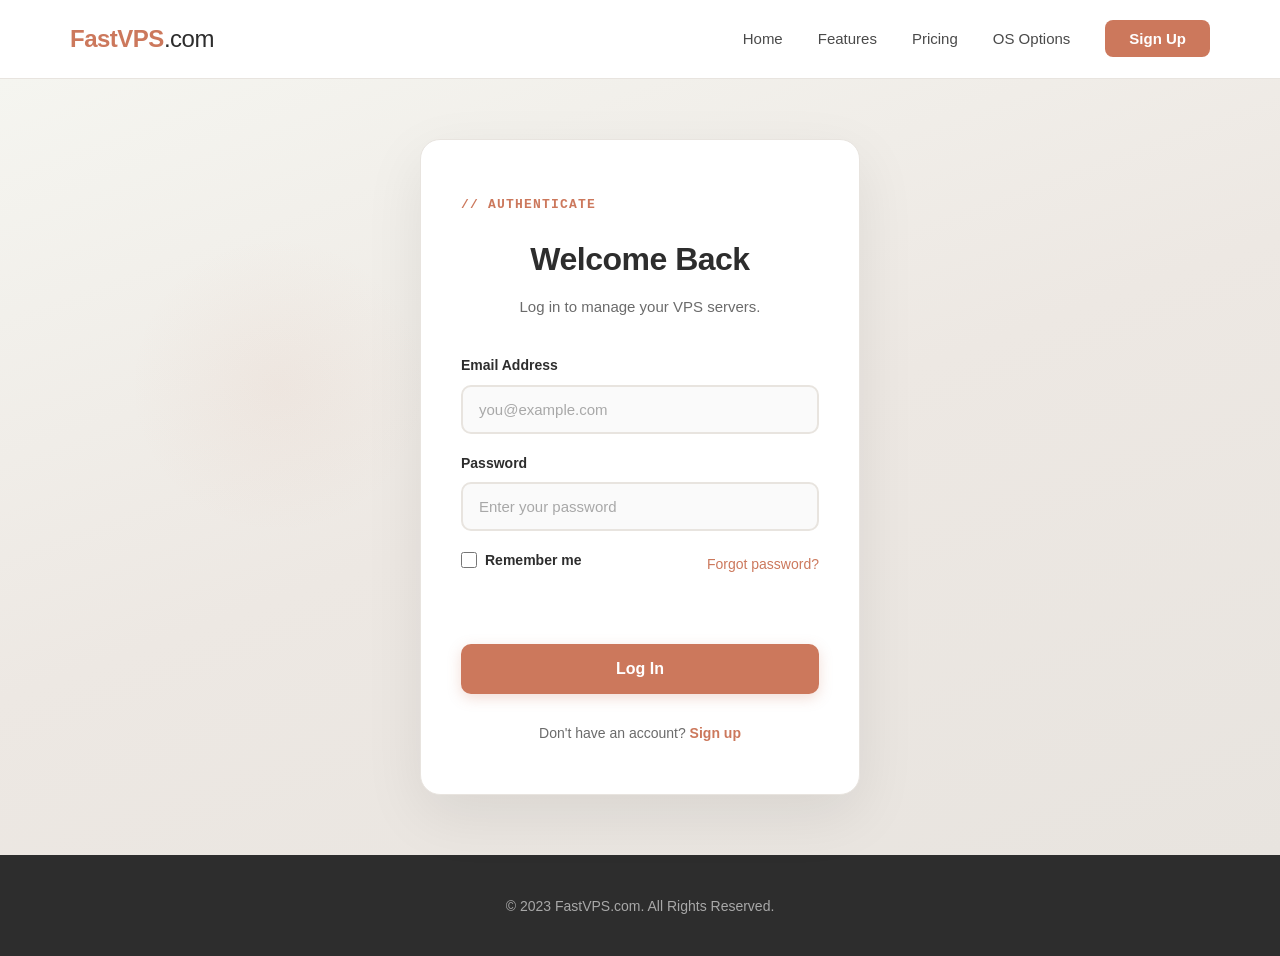
<file: login.html>
<!DOCTYPE html>
<html lang="en">
<head>
    <meta charset="UTF-8">
    <meta name="viewport" content="width=device-width, initial-scale=1.0">
    <title>Log In | FastVPS.com</title>
    <meta name="robots" content="noindex, follow">
    <link rel="stylesheet" href="style.css?v=14">
    <link rel="stylesheet" href="auth.css?v=3">
</head>
<body>

    <header>
        <nav>
            <div class="logo">FastVPS<span>.com</span></div>
            <ul class="nav-links" id="navLinks">
                <li><a href="index.html">Home</a></li>
                <li><a href="index.html#features">Features</a></li>
                <li><a href="pricing.html">Pricing</a></li>
                <li><a href="index.html#os">OS Options</a></li>
                <li><a href="signup.html" class="btn">Sign Up</a></li>
            </ul>
            <button class="nav-toggle" id="navToggle" aria-label="Toggle menu">
                <span></span><span></span><span></span>
            </button>
        </nav>
        <div class="nav-overlay" id="navOverlay"></div>
    </header>
    <script>
        (function() {
            var toggle = document.getElementById('navToggle');
            var links = document.getElementById('navLinks');
            var overlay = document.getElementById('navOverlay');
            function closeMenu() {
                links.classList.remove('open');
                overlay.classList.remove('show');
                toggle.classList.remove('active');
            }
            toggle.addEventListener('click', function() {
                links.classList.toggle('open');
                overlay.classList.toggle('show');
                toggle.classList.toggle('active');
            });
            overlay.addEventListener('click', closeMenu);
            links.querySelectorAll('a').forEach(function(a) {
                a.addEventListener('click', closeMenu);
            });
        })();
    </script>

    <section class="auth-section">
        <div class="auth-card">
            <span class="eyebrow">// authenticate</span>
            <h2>Welcome Back</h2>
            <p class="auth-subtitle">Log in to manage your VPS servers.</p>

            <form id="loginForm" class="auth-form">
                <label for="email">Email Address</label>
                <input type="email" id="email" name="email" placeholder="you@example.com" required>

                <label for="password">Password</label>
                <input type="password" id="password" name="password" placeholder="Enter your password" required>

                <div class="form-row">
                    <label class="checkbox-label">
                        <input type="checkbox" name="remember"> Remember me
                    </label>
                    <a href="#" class="forgot-link">Forgot password?</a>
                </div>

                <div id="formMessage" class="form-message"></div>

                <button type="submit" class="btn-primary auth-btn">Log In</button>
            </form>

            <p class="auth-switch">Don't have an account? <a href="signup.html">Sign up</a></p>
        </div>
    </section>

    <footer>
        <p>&copy; 2023 FastVPS.com. All Rights Reserved.</p>
    </footer>

    <script>
        document.getElementById('loginForm').addEventListener('submit', function(e) {
            e.preventDefault();
            const msg = document.getElementById('formMessage');
            // NOTE: This is a static demo form only.
            // Connect this to a real backend (e.g. Firebase, Supabase, or your own API)
            // to actually authenticate users.
            msg.textContent = 'Demo only: connect a backend to enable real login.';
            msg.className = 'form-message info';
        });
    </script>

</body>
</html>
</file>
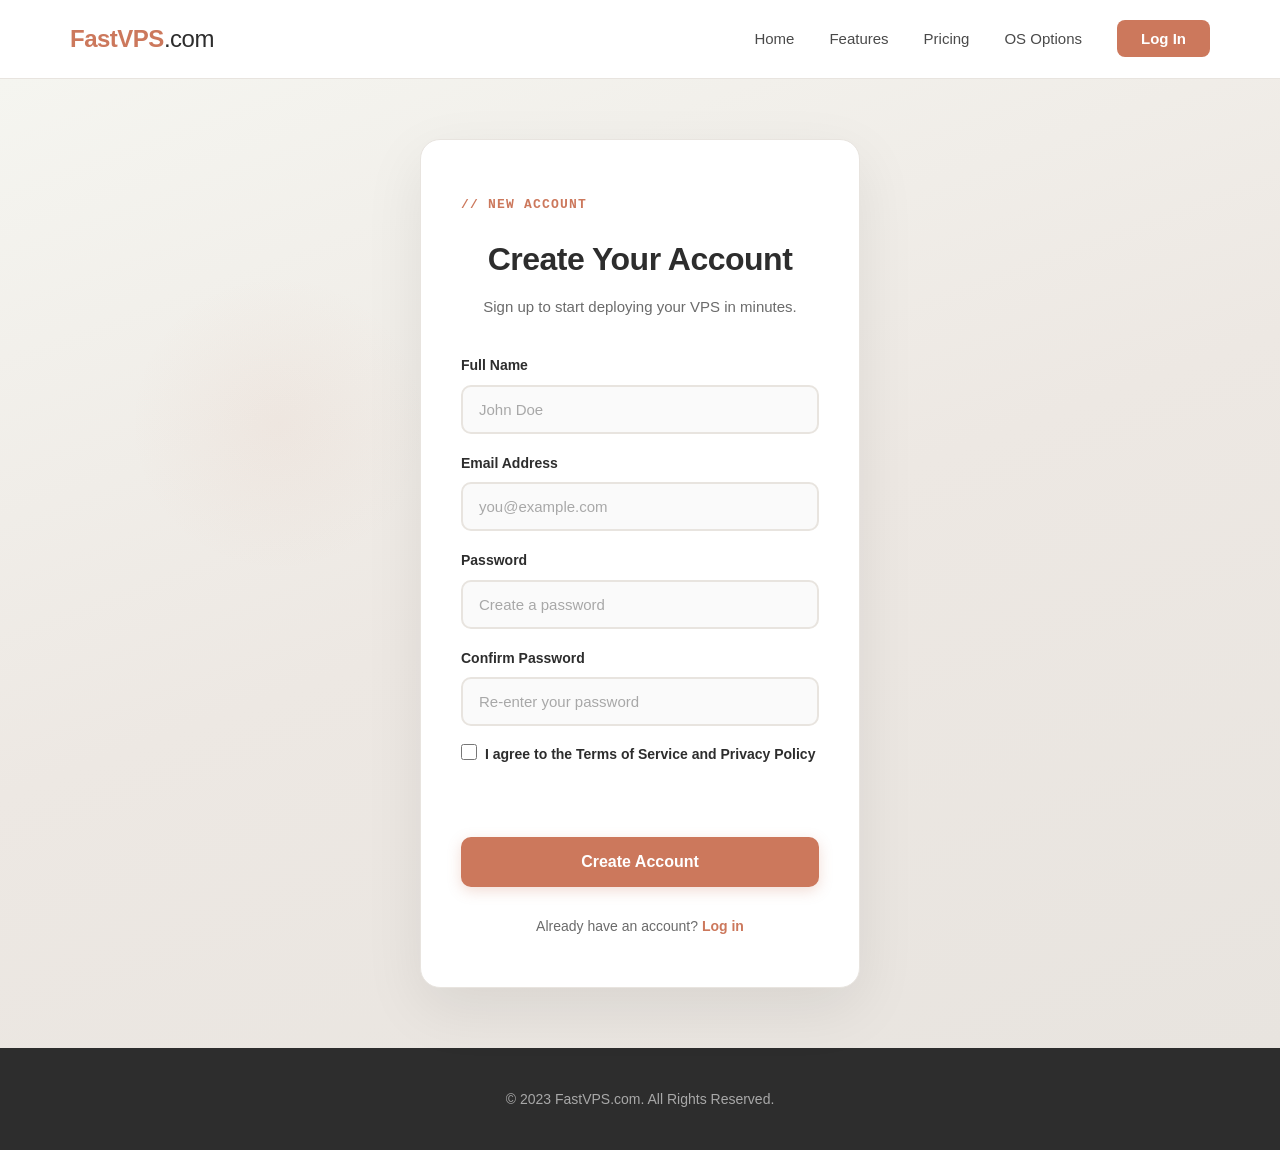
<file: signup.html>
<!DOCTYPE html>
<html lang="en">
<head>
    <meta charset="UTF-8">
    <meta name="viewport" content="width=device-width, initial-scale=1.0">
    <title>Sign Up | FastVPS.com</title>
    <meta name="robots" content="noindex, follow">
    <link rel="stylesheet" href="style.css?v=14">
    <link rel="stylesheet" href="auth.css?v=3">
</head>
<body>

    <header>
        <nav>
            <div class="logo">FastVPS<span>.com</span></div>
            <ul class="nav-links" id="navLinks">
                <li><a href="index.html">Home</a></li>
                <li><a href="index.html#features">Features</a></li>
                <li><a href="pricing.html">Pricing</a></li>
                <li><a href="index.html#os">OS Options</a></li>
                <li><a href="login.html" class="btn">Log In</a></li>
            </ul>
            <button class="nav-toggle" id="navToggle" aria-label="Toggle menu">
                <span></span><span></span><span></span>
            </button>
        </nav>
        <div class="nav-overlay" id="navOverlay"></div>
    </header>
    <script>
        (function() {
            var toggle = document.getElementById('navToggle');
            var links = document.getElementById('navLinks');
            var overlay = document.getElementById('navOverlay');
            function closeMenu() {
                links.classList.remove('open');
                overlay.classList.remove('show');
                toggle.classList.remove('active');
            }
            toggle.addEventListener('click', function() {
                links.classList.toggle('open');
                overlay.classList.toggle('show');
                toggle.classList.toggle('active');
            });
            overlay.addEventListener('click', closeMenu);
            links.querySelectorAll('a').forEach(function(a) {
                a.addEventListener('click', closeMenu);
            });
        })();
    </script>

    <section class="auth-section">
        <div class="auth-card">
            <span class="eyebrow">// new account</span>
            <h2>Create Your Account</h2>
            <p class="auth-subtitle">Sign up to start deploying your VPS in minutes.</p>

            <form id="signupForm" class="auth-form">
                <label for="fullname">Full Name</label>
                <input type="text" id="fullname" name="fullname" placeholder="John Doe" required>

                <label for="email">Email Address</label>
                <input type="email" id="email" name="email" placeholder="you@example.com" required>

                <label for="password">Password</label>
                <input type="password" id="password" name="password" placeholder="Create a password" minlength="6" required>

                <label for="confirmPassword">Confirm Password</label>
                <input type="password" id="confirmPassword" name="confirmPassword" placeholder="Re-enter your password" minlength="6" required>

                <label class="checkbox-label terms-label">
                    <input type="checkbox" name="terms" required> I agree to the Terms of Service and Privacy Policy
                </label>

                <div id="formMessage" class="form-message"></div>

                <button type="submit" class="btn-primary auth-btn">Create Account</button>
            </form>

            <p class="auth-switch">Already have an account? <a href="login.html">Log in</a></p>
        </div>
    </section>

    <footer>
        <p>&copy; 2023 FastVPS.com. All Rights Reserved.</p>
    </footer>

    <script>
        document.getElementById('signupForm').addEventListener('submit', function(e) {
            e.preventDefault();
            const msg = document.getElementById('formMessage');
            const pass = document.getElementById('password').value;
            const confirm = document.getElementById('confirmPassword').value;

            if (pass !== confirm) {
                msg.textContent = 'Passwords do not match.';
                msg.className = 'form-message error';
                return;
            }

            // NOTE: This is a static demo form only.
            // Connect this to a real backend (e.g. Firebase, Supabase, or your own API)
            // to actually create accounts.
            msg.textContent = 'Demo only: connect a backend to enable real signup.';
            msg.className = 'form-message info';
        });
    </script>

</body>
</html>
</file>
<file: style.css>
/* Reset & Basic Setup */
* {
    margin: 0;
    padding: 0;
    box-sizing: border-box;
    font-family: -apple-system, BlinkMacSystemFont, 'Segoe UI', 'Roboto', 'Helvetica Neue', Arial, sans-serif;
}

body {
    background-color: #F5F5F0;
    color: #2D2D2D;
    line-height: 1.6;
}

/* Header & Navigation */
header {
    background-color: #FFFFFF;
    border-bottom: 1px solid #E8E4DF;
    position: sticky;
    top: 0;
    z-index: 1000;
    backdrop-filter: blur(10px);
    background: rgba(255, 255, 255, 0.95);
}

nav {
    display: flex;
    justify-content: space-between;
    align-items: center;
    max-width: 1200px;
    margin: 0 auto;
    padding: 20px 30px;
}

.logo {
    font-size: 24px;
    font-weight: 700;
    color: #CC785C;
    letter-spacing: -0.5px;
}

.logo span {
    color: #2D2D2D;
    font-weight: 400;
}

.nav-links {
    list-style: none;
    display: flex;
    gap: 35px;
    align-items: center;
}

.nav-links a {
    text-decoration: none;
    color: #4A4A4A;
    font-weight: 500;
    font-size: 15px;
    transition: color 0.3s ease;
}

.nav-links a:hover {
    color: #CC785C;
}

.nav-links .btn {
    background-color: #CC785C;
    color: #fff !important;
    padding: 10px 24px;
    border-radius: 8px;
    font-weight: 600;
    transition: all 0.3s ease;
}

.nav-links .btn:hover {
    background-color: #B8694F;
    transform: translateY(-1px);
}

.nav-toggle {
    display: none;
    flex-direction: column;
    justify-content: center;
    gap: 5px;
    background: none;
    border: none;
    cursor: pointer;
    padding: 8px;
    z-index: 1100;
}

.nav-toggle span {
    width: 24px;
    height: 2px;
    background: #2D2D2D;
    border-radius: 2px;
    transition: all 0.3s ease;
}

.nav-toggle.active span:nth-child(1) { transform: translateY(7px) rotate(45deg); }
.nav-toggle.active span:nth-child(2) { opacity: 0; }
.nav-toggle.active span:nth-child(3) { transform: translateY(-7px) rotate(-45deg); }

.nav-overlay {
    display: none;
    position: fixed;
    inset: 0;
    background: rgba(0, 0, 0, 0.45);
    z-index: 999;
}

.nav-overlay.show {
    display: block;
}

/* Hero Section */
.hero {
    padding: 120px 20px 100px;
    position: relative;
    overflow: hidden;
}

.hero-inner {
    max-width: 1180px;
    margin: 0 auto;
    display: grid;
    grid-template-columns: 1fr 1.05fr;
    gap: 60px;
    align-items: center;
    position: relative;
    z-index: 1;
}

/* Dark variant — isometric hero */
.hero-dark {
    background: radial-gradient(circle at 20% 20%, #2E2A24 0%, #1A1713 65%);
}

.hero-visual svg {
    width: 100%;
    max-width: 480px;
    height: auto;
    display: block;
    margin: 0 auto;
}

.hero-illustration-img {
    width: 100%;
    max-width: 320px;
    height: auto;
    display: block;
    margin: 0 auto;
}

.eyebrow-light {
    color: #E8B49A;
}

.hero-h1-dark {
    font-size: 48px;
    font-weight: 700;
    letter-spacing: -1px;
    line-height: 1.18;
    color: #F5F1EA;
    margin-bottom: 20px;
}

.hero-h1-dark em {
    color: #CC785C;
    font-style: normal;
}

.hero-p-dark {
    font-size: 18px;
    max-width: 460px;
    margin-bottom: 34px;
    color: #B8B0A3;
    line-height: 1.7;
}

.btn-outline-light {
    display: inline-block;
    padding: 16px 30px;
    border: 2px solid rgba(245, 241, 234, 0.3);
    color: #F5F1EA;
    text-decoration: none;
    border-radius: 8px;
    font-weight: 600;
    font-size: 16px;
    transition: all 0.3s ease;
}

.btn-outline-light:hover {
    border-color: #CC785C;
    color: #CC785C;
}

.eyebrow {
    font-family: 'SF Mono', 'Consolas', 'Menlo', monospace;
    font-size: 13px;
    text-transform: uppercase;
    letter-spacing: 1.2px;
    color: #CC785C;
    font-weight: 600;
    display: inline-block;
    margin-bottom: 18px;
}

.hero-h1-dark span,
.hero-h1-dark em {
    color: #CC785C;
    font-weight: 700;
    font-style: normal;
}

.hero-ctas {
    display: flex;
    align-items: center;
    gap: 18px;
    flex-wrap: wrap;
}

.btn-primary {
    background-color: #CC785C;
    color: #fff;
    padding: 16px 32px;
    text-decoration: none;
    border-radius: 8px;
    font-weight: 600;
    font-size: 16px;
    display: inline-block;
    transition: all 0.3s ease;
    box-shadow: 0 4px 14px rgba(204, 120, 92, 0.25);
}

.btn-primary:hover {
    background-color: #B8694F;
    transform: translateY(-2px);
    box-shadow: 0 6px 20px rgba(204, 120, 92, 0.35);
}

.btn-secondary {
    color: #2D2D2D;
    text-decoration: none;
    font-weight: 600;
    font-size: 16px;
    padding: 16px 4px;
    border-bottom: 2px solid transparent;
    transition: border-color 0.3s ease, color 0.3s ease;
}

.btn-secondary:hover {
    color: #CC785C;
    border-bottom-color: #CC785C;
}

/* Terminal card — signature visual */
.terminal-card {
    background: #1E1B18;
    border-radius: 12px;
    overflow: hidden;
    box-shadow: 0 25px 60px rgba(45, 45, 45, 0.25);
}

.terminal-bar {
    display: flex;
    gap: 7px;
    padding: 14px 18px;
    background: #15130F;
}

.terminal-bar span {
    width: 11px;
    height: 11px;
    border-radius: 50%;
    background: #45403A;
}

.terminal-bar span:nth-child(1) { background: #CC785C; }

.terminal-body {
    padding: 24px 26px 30px;
    font-family: 'SF Mono', 'Consolas', 'Menlo', monospace;
    font-size: 13.5px;
    color: #D8CFB8;
}

.terminal-body .line {
    margin-bottom: 10px;
}

.terminal-body .line.dim { color: #9C9284; }
.terminal-body .prompt { color: #8FA36B; margin-right: 4px; }
.terminal-body .ok { color: #CC785C; margin-right: 4px; }
.terminal-body .cursor {
    display: inline-block;
    width: 7px;
    height: 14px;
    background: #CC785C;
    vertical-align: middle;
    animation: blink 1s step-end infinite;
}

@keyframes blink {
    50% { opacity: 0; }
}

/* Section headers (Features / Pricing / OS) */
.section-head {
    text-align: center;
    max-width: 700px;
    margin: 0 auto 50px;
}

.section-head .eyebrow {
    margin-bottom: 12px;
}

.section-head h2 {
    font-size: 40px;
    margin-bottom: 12px;
    color: #2D2D2D;
    font-weight: 700;
    letter-spacing: -0.5px;
}

.section-head p {
    color: #6B6B6B;
    font-size: 17px;
}

/* Features Section */
.features {
    padding: 100px 20px;
    text-align: center;
    max-width: 1200px;
    margin: 0 auto;
}

.features h2 {
    font-size: 40px;
    margin-bottom: 15px;
    color: #2D2D2D;
    font-weight: 700;
    letter-spacing: -0.5px;
}

.features > p {
    color: #6B6B6B;
    font-size: 17px;
    margin-bottom: 60px;
}

.cards {
    display: grid;
    grid-template-columns: repeat(auto-fit, minmax(260px, 1fr));
    gap: 30px;
}

.card {
    background: #FFFFFF;
    padding: 40px 30px;
    border-radius: 16px;
    border: 1px solid #E8E4DF;
    text-align: left;
    transition: all 0.4s ease;
}

.card:hover {
    transform: translateY(-8px);
    box-shadow: 0 20px 40px rgba(0, 0, 0, 0.06);
    border-color: #CC785C;
}

.card h3 {
    color: #CC785C;
    margin-bottom: 15px;
    font-size: 20px;
    font-weight: 600;
}

.card p {
    color: #6B6B6B;
    font-size: 15px;
    line-height: 1.7;
}

/* Pricing Section */
.pricing-section {
    padding: 100px 20px;
    text-align: center;
    background: #FFFFFF;
}

/* Dedicated pricing page */
.pricing-page-section {
    padding-top: 80px;
}

.pricing-footnote {
    margin-top: 50px;
    color: #6B6B6B;
    font-size: 15px;
}

.pricing-footnote a {
    color: #CC785C;
    font-weight: 600;
    text-decoration: none;
}

.pricing-footnote a:hover {
    text-decoration: underline;
}


.pricing-section h2 {
    font-size: 40px;
    margin-bottom: 15px;
    color: #2D2D2D;
    font-weight: 700;
}

.pricing-section > p {
    color: #6B6B6B;
    margin-bottom: 60px;
    font-size: 17px;
}

.pricing-cards {
    display: flex;
    flex-wrap: nowrap;
    justify-content: center;
    gap: 16px;
    max-width: 1180px;
    margin: 0 auto;
    overflow-x: auto;
    padding-bottom: 6px;
}

.price-card {
    background: #F5F5F0;
    border: 2px solid #E8E4DF;
    padding: 26px 20px;
    border-radius: 16px;
    flex: 1 1 0;
    min-width: 0;
    max-width: 210px;
    position: relative;
    transition: all 0.3s ease;
    text-align: left;
}

.price-card:hover {
    transform: translateY(-6px);
    box-shadow: 0 14px 28px rgba(0, 0, 0, 0.08);
}

.price-card.popular {
    background: #2D2D2D;
    color: #FFFFFF;
    border: 2px solid #CC785C;
}

.price-card h3 {
    margin-bottom: 6px;
    font-size: 16px;
    font-weight: 600;
}

.price {
    font-size: 28px;
    font-weight: 700;
    margin-bottom: 14px;
    color: #CC785C;
}

.price-card.popular .price {
    color: #F5F5F0;
}

.price span {
    font-size: 13px;
    font-weight: 400;
    color: #6B6B6B;
}

.price-card.popular .price span {
    color: #A8A8A8;
}

.price-card ul {
    list-style: none;
    margin-bottom: 18px;
}

.price-card ul li {
    margin-bottom: 8px;
    padding-bottom: 8px;
    border-bottom: 1px solid #E8E4DF;
    font-size: 12.5px;
    color: #4A4A4A;
}

.price-card.popular ul li {
    border-color: #4A4A4A;
    color: #D4D4D4;
}

.btn-price {
    display: block;
    background: #CC785C;
    color: #fff;
    padding: 10px;
    text-decoration: none;
    border-radius: 8px;
    font-weight: 600;
    font-size: 13px;
    text-align: center;
    transition: all 0.3s ease;
}

.btn-price:hover {
    background: #B8694F;
}

.badge {
    background: #CC785C;
    color: #fff;
    padding: 4px 12px;
    border-radius: 20px;
    font-size: 10px;
    font-weight: 600;
    position: absolute;
    top: -10px;
    left: 50%;
    transform: translateX(-50%);
    letter-spacing: 0.5px;
    text-transform: uppercase;
}

/* OS Section */
.os-section {
    padding: 100px 20px;
    text-align: center;
    background-color: #F5F5F0;
}

.os-section h2 {
    font-size: 40px;
    margin-bottom: 15px;
    color: #2D2D2D;
    font-weight: 700;
}

.os-section p {
    color: #6B6B6B;
    margin-bottom: 50px;
    font-size: 17px;
}

.os-list {
    display: flex;
    flex-wrap: wrap;
    justify-content: center;
    gap: 25px;
    max-width: 1000px;
    margin: 0 auto;
}

.os-box {
    background: #FFFFFF;
    padding: 25px 20px;
    border-radius: 12px;
    display: flex;
    flex-direction: column;
    align-items: center;
    gap: 12px;
    font-weight: 600;
    color: #4A4A4A;
    border: 2px solid #E8E4DF;
    width: 130px;
    transition: all 0.3s ease;
}

.os-box:hover {
    transform: translateY(-5px);
    border-color: #CC785C;
    box-shadow: 0 10px 30px rgba(204, 120, 92, 0.15);
}

.os-box img {
    width: 40px;
    height: 40px;
}

/* Money-Back Guarantee Section */
.guarantee-section {
    background: linear-gradient(120deg, #B8694F 0%, #CC785C 45%, #D98F6F 100%);
    padding: 90px 20px;
    overflow: hidden;
}

.guarantee-inner {
    max-width: 1100px;
    margin: 0 auto;
    display: grid;
    grid-template-columns: auto 1fr;
    align-items: center;
    gap: 60px;
}

.guarantee-visual {
    display: flex;
    justify-content: center;
}

.guarantee-visual svg {
    width: 180px;
    height: 180px;
    filter: drop-shadow(0 10px 30px rgba(0, 0, 0, 0.15));
}

.eyebrow-light {
    color: #FFE4D6;
}

.guarantee-content h2 {
    font-size: 36px;
    font-weight: 700;
    color: #fff;
    letter-spacing: -0.5px;
    margin-bottom: 14px;
    line-height: 1.2;
}

.guarantee-content p {
    font-size: 16px;
    color: rgba(255, 255, 255, 0.9);
    max-width: 480px;
    line-height: 1.7;
    margin-bottom: 26px;
}

.btn-guarantee {
    display: inline-block;
    background: #fff;
    color: #B8694F;
    padding: 14px 32px;
    border-radius: 8px;
    text-decoration: none;
    font-weight: 700;
    font-size: 15px;
    transition: all 0.3s ease;
}

.btn-guarantee:hover {
    background: #2D2D2D;
    color: #fff;
    transform: translateY(-2px);
}

@media (max-width: 768px) {
    .guarantee-inner {
        grid-template-columns: 1fr;
        text-align: center;
        gap: 30px;
    }
    .guarantee-content p { margin-left: auto; margin-right: auto; }
}

/* Footer */
footer {
    background-color: #2D2D2D;
    color: #A8A8A8;
    text-align: center;
    padding: 40px 20px;
    font-size: 14px;
}

/* Responsive */
@media (max-width: 900px) {
    .hero-inner {
        grid-template-columns: 1fr;
        text-align: center;
    }
    .hero-visual { order: -1; }
    .hero-ctas { justify-content: center; }
}

@media (max-width: 768px) {
    .nav-toggle {
        display: flex;
    }

    .nav-links {
        position: fixed;
        top: 0;
        right: 0;
        height: 100vh;
        width: 260px;
        max-width: 78vw;
        background: #fff;
        flex-direction: column;
        align-items: flex-start;
        padding: 90px 30px 30px;
        gap: 22px;
        transform: translateX(100%);
        transition: transform 0.3s ease;
        z-index: 1050;
        box-shadow: -8px 0 28px rgba(0, 0, 0, 0.15);
    }

    .nav-links.open {
        transform: translateX(0);
    }

    .nav-links .btn {
        width: 100%;
        text-align: center;
    }

    .hero-h1-dark {
        font-size: 32px;
    }

    .hero-p-dark {
        font-size: 16px;
        margin-left: auto;
        margin-right: auto;
    }

    .hero-illustration-img {
        max-width: 170px;
    }

    .price-card.popular {
        transform: scale(1);
    }

    .pricing-cards {
        flex-wrap: wrap;
        overflow-x: visible;
    }

    .price-card {
        flex: 1 1 100%;
        max-width: 320px;
        width: 100%;
    }
}

@media (max-width: 480px) {
    .hero { padding: 70px 20px 60px; }
    .hero-h1-dark { font-size: 28px; }
    .hero-illustration-img { max-width: 150px; }
}
</file>
<file: auth.css>
/* Auth Pages (Login / Signup) - Claude Theme */
.auth-section {
    min-height: calc(100vh - 140px);
    display: flex;
    align-items: center;
    justify-content: center;
    background: linear-gradient(160deg, #F5F5F0 0%, #EDE8E3 50%, #E8E4DF 100%);
    padding: 60px 20px;
    position: relative;
}

.auth-section::before {
    content: '';
    position: absolute;
    top: 20%;
    left: 10%;
    width: 300px;
    height: 300px;
    background: radial-gradient(circle, rgba(204, 120, 92, 0.06) 0%, transparent 70%);
    border-radius: 50%;
}

.auth-card {
    background: #FFFFFF;
    width: 100%;
    max-width: 440px;
    padding: 50px 40px;
    border-radius: 20px;
    border: 1px solid #E8E4DF;
    box-shadow: 0 20px 60px rgba(0, 0, 0, 0.08);
    position: relative;
    z-index: 1;
}

.auth-card h2 {
    color: #2D2D2D;
    font-size: 32px;
    margin-bottom: 10px;
    text-align: center;
    font-weight: 700;
    letter-spacing: -0.5px;
}

.auth-subtitle {
    color: #6B6B6B;
    text-align: center;
    margin-bottom: 35px;
    font-size: 15px;
}

.auth-form {
    display: flex;
    flex-direction: column;
}

.auth-form label {
    font-size: 14px;
    font-weight: 600;
    color: #2D2D2D;
    margin-bottom: 8px;
    margin-top: 18px;
}

.auth-form label:first-of-type {
    margin-top: 0;
}

.auth-form input[type="text"],
.auth-form input[type="email"],
.auth-form input[type="password"] {
    padding: 14px 16px;
    border: 2px solid #E8E4DF;
    border-radius: 10px;
    font-size: 15px;
    outline: none;
    transition: all 0.3s ease;
    background: #FAFAFA;
    color: #2D2D2D;
}

.auth-form input:focus {
    border-color: #CC785C;
    background: #FFFFFF;
    box-shadow: 0 0 0 4px rgba(204, 120, 92, 0.1);
}

.auth-form input::placeholder {
    color: #A8A8A8;
}

.form-row {
    display: flex;
    justify-content: space-between;
    align-items: center;
    margin-top: 18px;
    font-size: 14px;
}

.checkbox-label {
    display: flex;
    align-items: center;
    gap: 8px;
    color: #4A4A4A;
    font-weight: 400;
    cursor: pointer;
}

.checkbox-label input[type="checkbox"] {
    width: 16px;
    height: 16px;
    accent-color: #CC785C;
}

.terms-label {
    margin-top: 18px;
    align-items: flex-start;
    font-size: 13px;
    line-height: 1.5;
}

.forgot-link {
    color: #CC785C;
    text-decoration: none;
    font-size: 14px;
    font-weight: 500;
}

.forgot-link:hover {
    text-decoration: underline;
}

.auth-btn {
    width: 100%;
    margin-top: 28px;
    border: none;
    cursor: pointer;
    font-size: 16px;
    font-weight: 600;
    background-color: #CC785C !important;
    color: #fff;
    padding: 16px;
    border-radius: 10px;
    transition: all 0.3s ease;
    box-shadow: 0 4px 14px rgba(204, 120, 92, 0.25);
}

.auth-btn:hover {
    background-color: #B8694F !important;
    transform: translateY(-1px);
    box-shadow: 0 6px 20px rgba(204, 120, 92, 0.35);
}

.form-message {
    margin-top: 18px;
    font-size: 14px;
    min-height: 18px;
    text-align: center;
    font-weight: 500;
}

.form-message.info {
    color: #CC785C;
}

.form-message.error {
    color: #D9534F;
}

.form-message.success {
    color: #5CB85C;
}

.auth-switch {
    text-align: center;
    margin-top: 28px;
    font-size: 14px;
    color: #6B6B6B;
}

.auth-switch a {
    color: #CC785C;
    font-weight: 600;
    text-decoration: none;
}

.auth-switch a:hover {
    text-decoration: underline;
}
</file>
